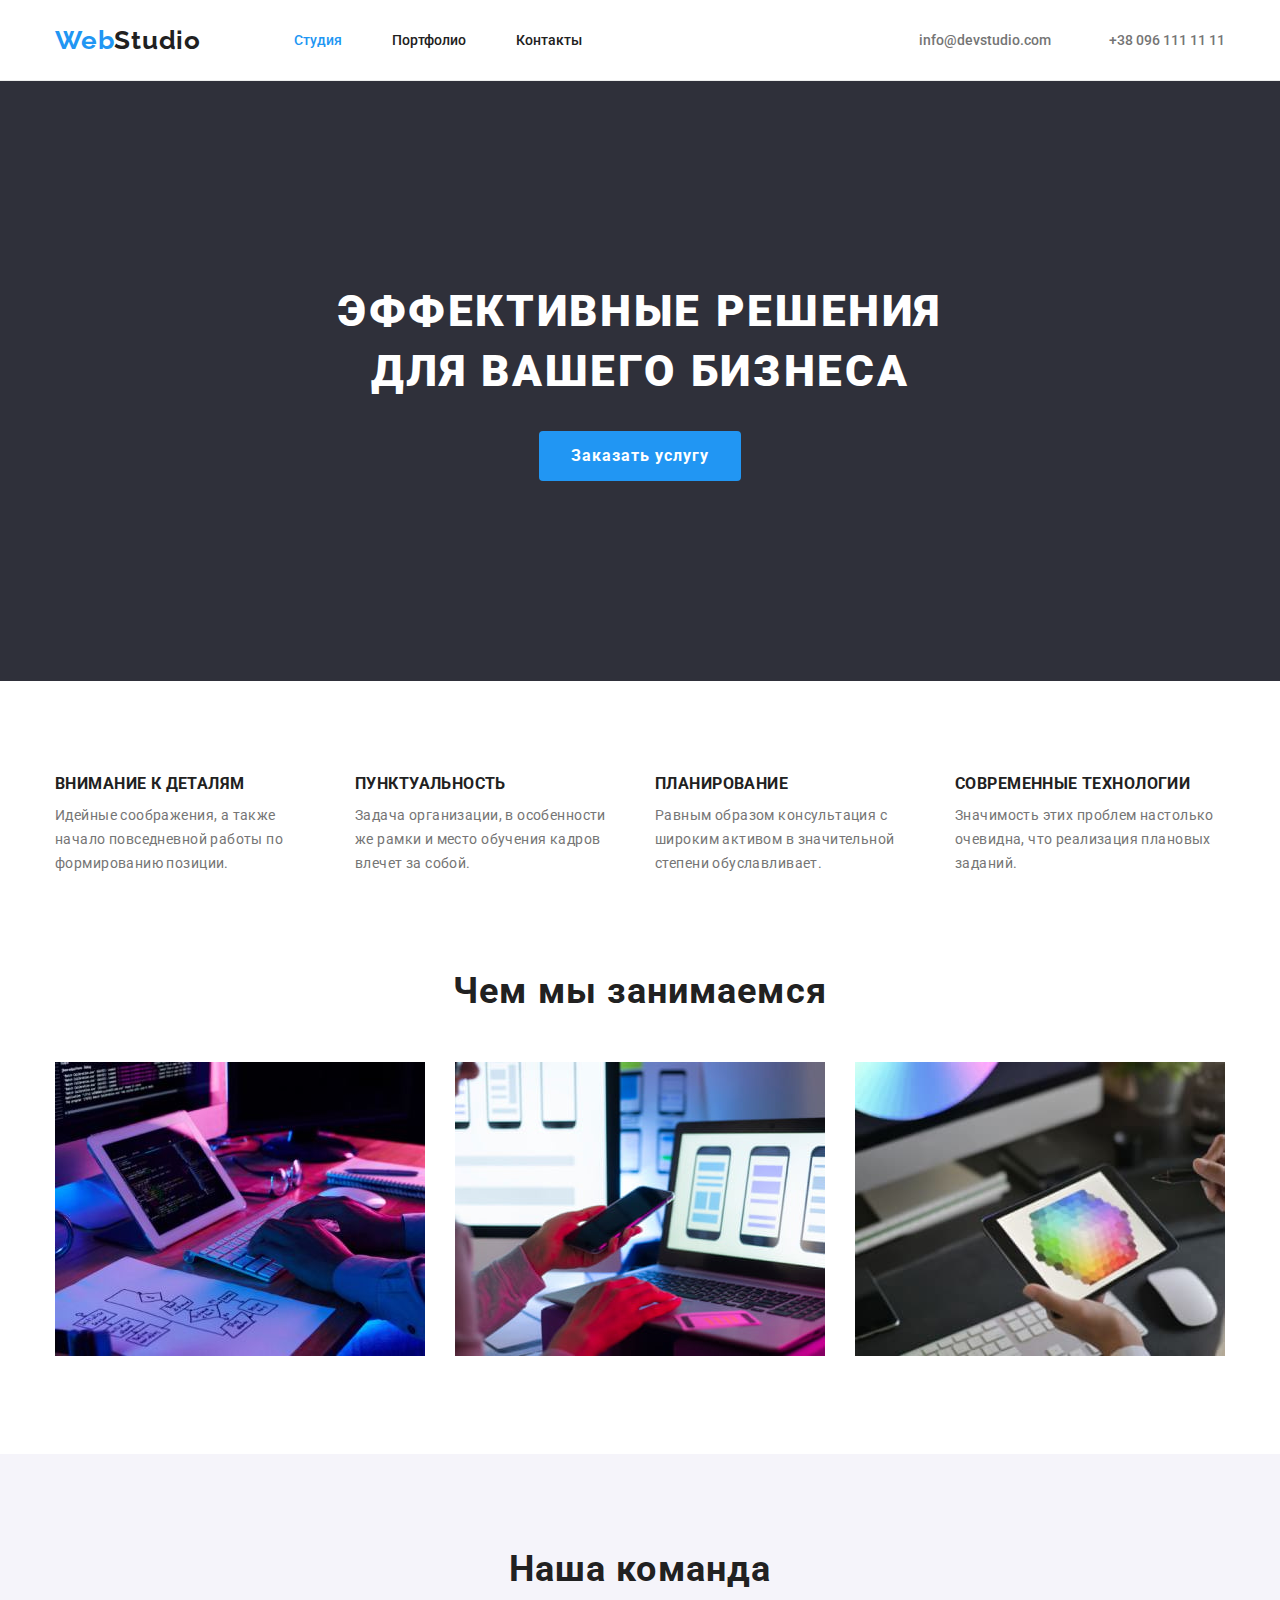
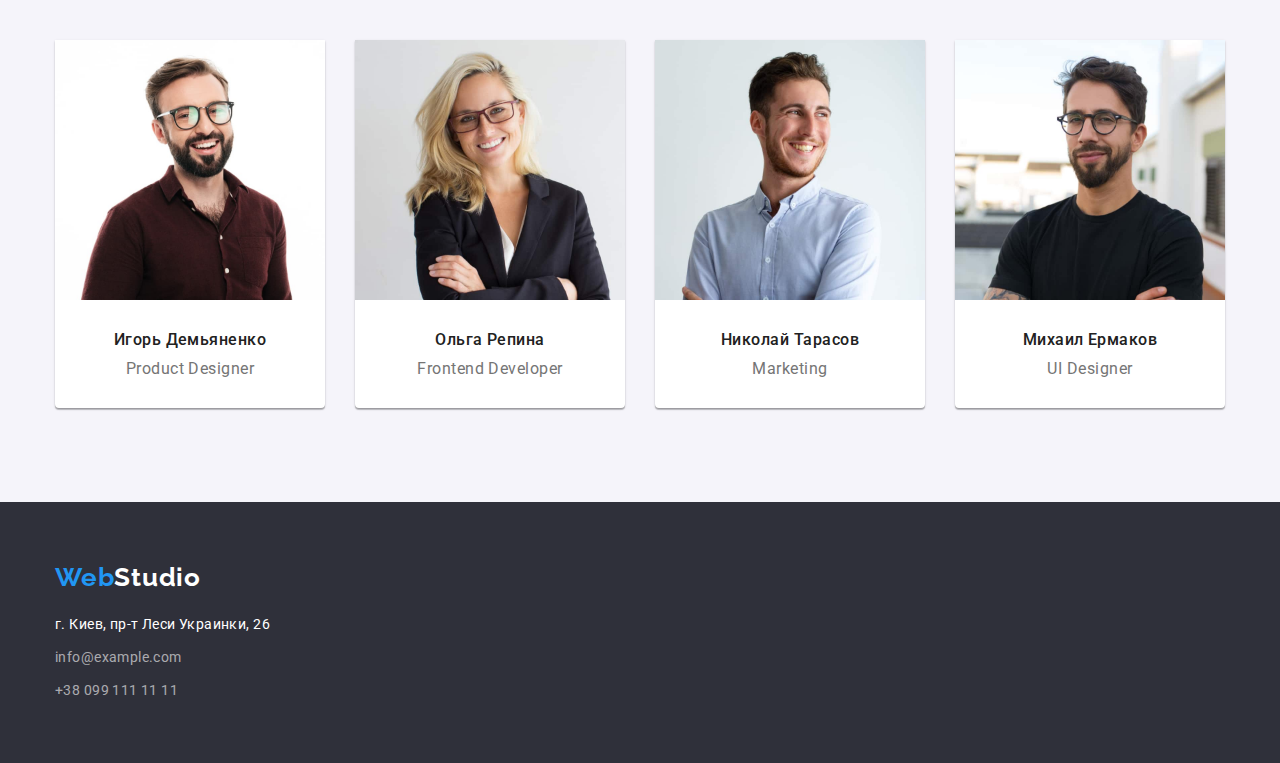
<file: index.html>
<!DOCTYPE html>
<html lang="ru">
  <head>
    <meta charset="UTF-8" />
    <meta http-equiv="X-UA-Compatible" content="IE=edge" />
    <meta name="viewport" content="width=device-width, initial-scale=1.0" />
    <link rel="stylesheet" href="./css/modern-normalize.css" />
    <link rel="preconnect" href="https://fonts.gstatic.com" />
    <link
      href="https://fonts.googleapis.com/css2?family=Raleway:wght@700&family=Roboto:wght@400;500;700;900&display=swap"
      rel="stylesheet"
    />
    <link rel="stylesheet" href="./css/styles.css" />
    <title>Студия</title>
  </head>
  <body>
    <!-- Хедер -->
    <header class="header-section">
      <div class="container header">
        <!-- Лого -->
        <a href="./index.html" class="logo link">
          <span class="blue-logo">Web</span>Studio
        </a>
        <!-- Меню -->
        <nav>
          <ul class="nav-list list">
            <li class="nav-list-item current">
              <a href="./index.html" class="nav-list-link link">Студия</a>
            </li>
            <li class="nav-list-item">
              <a href="./portfolio.html" class="nav-list-link link"
                >Портфолио</a
              >
            </li>
            <li class="nav-list-item">
              <a href="#" class="nav-list-link link">Контакты</a>
            </li>
          </ul>
        </nav>
        <!-- Контакты -->
        <ul class="contacts-list list">
          <li class="contacts-list-item">
            <a href="mailto:info@devstudio.com" class="contacts-list-link link"
              >info@devstudio.com</a
            >
          </li>
          <li class="contacts-list-item">
            <a href="tel:+380961111111" class="contacts-list-link link"
              >+38 096 111 11 11</a
            >
          </li>
        </ul>
      </div>
    </header>
    <main>
      <!-- Герой -->
      <section class="hero-section section">
        <div class="container hero">
          <h1 class="hero-title">Эффективные решения для вашего бизнеса</h1>
          <button type="button" class="order-button">Заказать услугу</button>
        </div>
      </section>
      <!-- Наши преимущества -->
      <section class="benefits-section section">
        <div class="container benefits">
          <h2 class="container-title visually-hidden">Наши преимущества</h2>
          <ul class="benefits-list list">
            <li class="benefits-item">
              <h3 class="benefits-title">Внимание к деталям</h3>
              <p class="benefits-description">
                Идейные соображения, а также начало повседневной работы по
                формированию позиции.
              </p>
            </li>
            <li class="benefits-item">
              <h3 class="benefits-title">Пунктуальность</h3>
              <p class="benefits-description">
                Задача организации, в особенности же рамки и место обучения
                кадров влечет за собой.
              </p>
            </li>
            <li class="benefits-item">
              <h3 class="benefits-title">Планирование</h3>
              <p class="benefits-description">
                Равным образом консультация с широким активом в значительной
                степени обуславливает.
              </p>
            </li>
            <li class="benefits-item">
              <h3 class="benefits-title">Современные технологии</h3>
              <p class="benefits-description">
                Значимость этих проблем настолько очевидна, что реализация
                плановых заданий.
              </p>
            </li>
          </ul>
        </div>
      </section>
      <!-- Чем мы занимаемся -->
      <section class="offers-section section">
        <div class="container offers">
          <h2 class="container-title">Чем мы занимаемся</h2>
          <ul class="offers-list list">
            <li class="offers-item">
              <img
                src="./images/image1.jpg"
                alt="Разработка сайтов"
                width="370"
              />
            </li>
            <li class="offers-item">
              <img
                src="./images/image2.jpg"
                alt="Разработка приложений"
                width="370"
              />
            </li>
            <li class="offers-item">
              <img src="./images/image3.jpg" alt="Брендинг" width="370" />
            </li>
          </ul>
        </div>
      </section>

      <!-- Наша команда -->

      <section class="employee-section section">
        <div class="container employee">
          <h2 class="container-title">Наша команда</h2>
          <ul class="employee-list list">
            <li class="employee-item">
              <img
                src="./images/demyanenko.jpg"
                alt="Игорь Демьяненко"
                width="270"
                class="employee-image"
              />
              <div class="employee-item-text">
                <h3 class="employee-name">Игорь Демьяненко</h3>
                <p class="employee-position">Product Designer</p>
              </div>
            </li>
            <li class="employee-item">
              <img
                src="./images/repina.jpg"
                alt="Ольга Репина"
                width="270"
                class="employee-image"
              />
              <div class="employee-item-text">
                <h3 class="employee-name">Ольга Репина</h3>
                <p class="employee-position">Frontend Developer</p>
              </div>
            </li>
            <li class="employee-item">
              <img
                src="./images/tarasov.jpg"
                alt="Николай Тарасов"
                width="270"
                class="employee-image"
              />
              <div class="employee-item-text">
                <h3 class="employee-name">Николай Тарасов</h3>
                <p class="employee-position">Marketing</p>
              </div>
            </li>
            <li class="employee-item">
              <img
                src="./images/ermakov.jpg"
                alt="Михаил Ермаков"
                width="270"
                class="employee-image"
              />
              <div class="employee-item-text">
                <h3 class="employee-name">Михаил Ермаков</h3>
                <p class="employee-position">UI Designer</p>
              </div>
            </li>
          </ul>
        </div>
      </section>
    </main>
    <!-- Футер -->
    <footer class="footer-section">
      <div class="container footer">
        <!-- Лого -->
        <a href="./index.html" class="logo link"
          ><span class="blue-logo">Web</span>Studio</a
        >
        <!-- Адрес -->
        <address class="address">
          <p class="post-address">г. Киев, пр-т Леси Украинки, 26</p>
          <ul class="address-list list">
            <li class="address-list-item">
              <a href="mailto:info@example.com" class="address-list-link link"
                >info@example.com</a
              >
            </li>
            <li class="address-list-item">
              <a href="tel:+380991111111" class="address-list-link link"
                >+38 099 111 11 11</a
              >
            </li>
          </ul>
        </address>
      </div>
    </footer>
  </body>
</html>
</file>
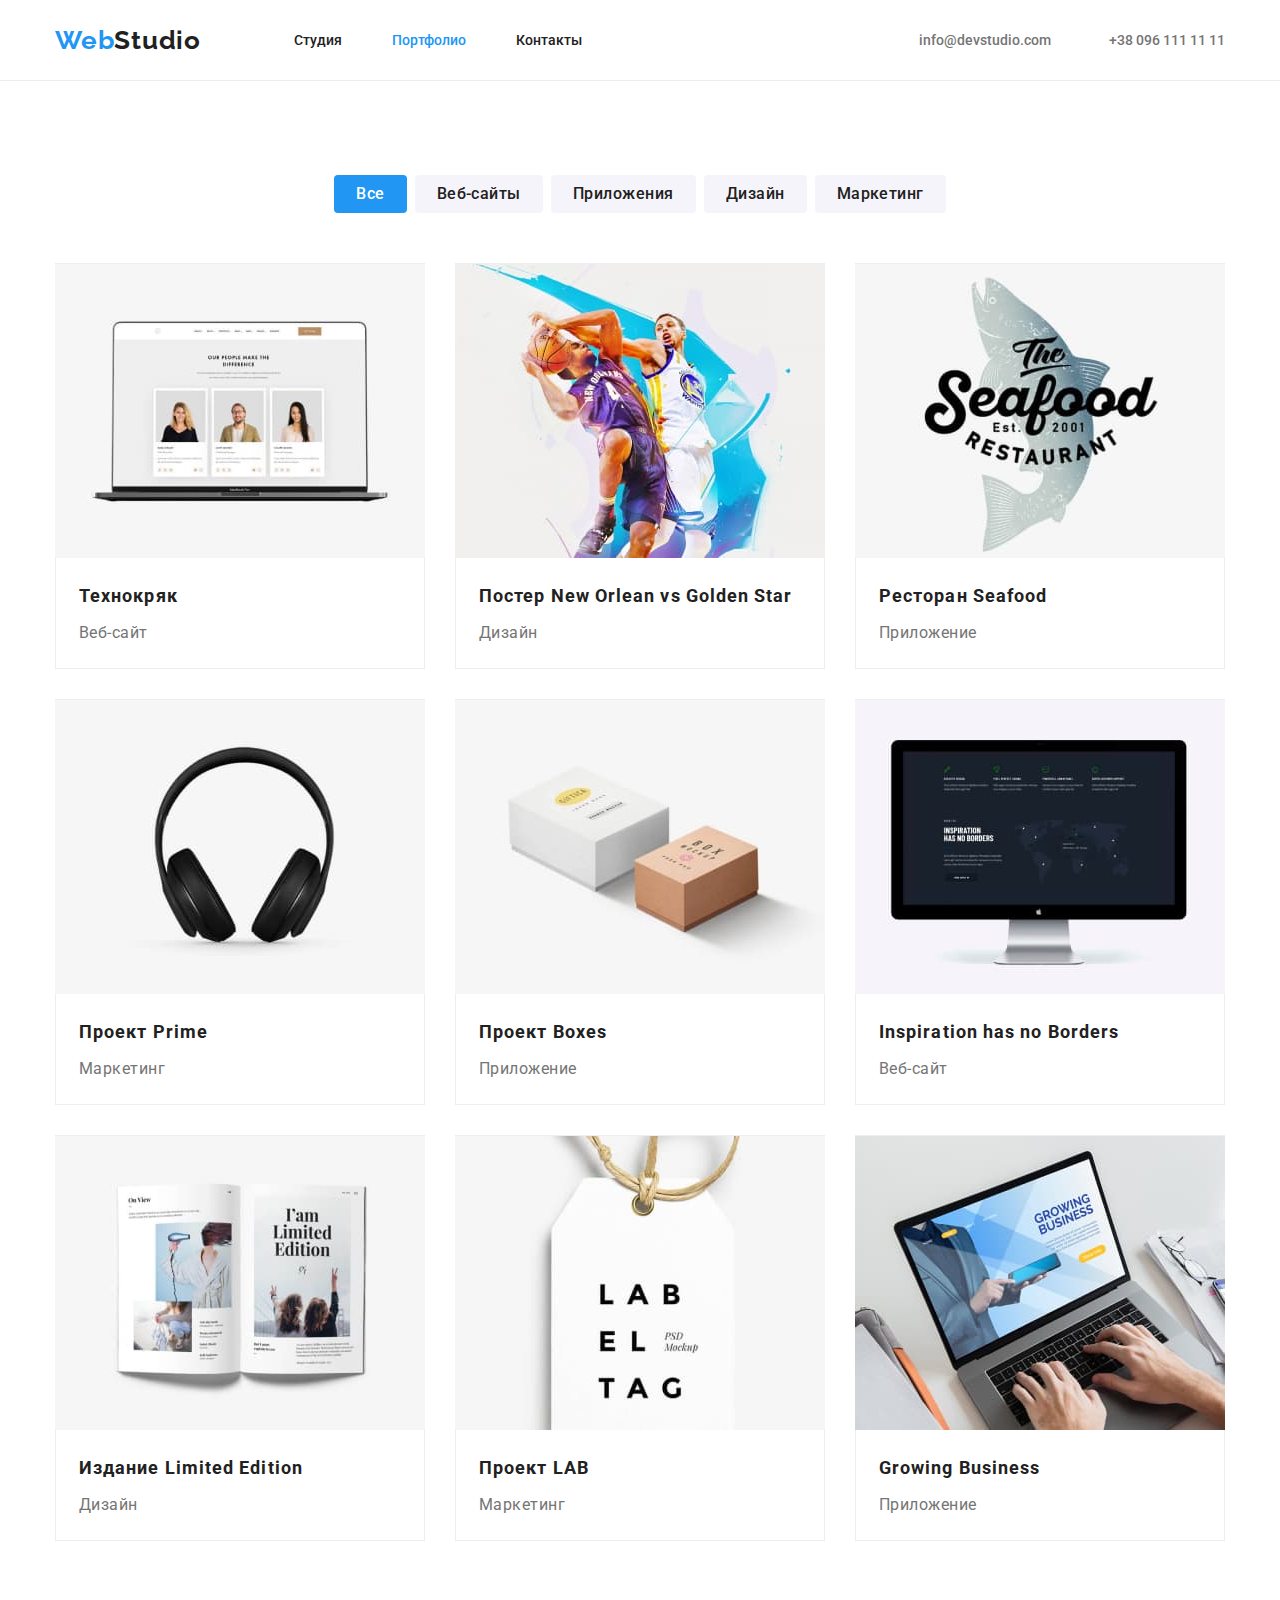
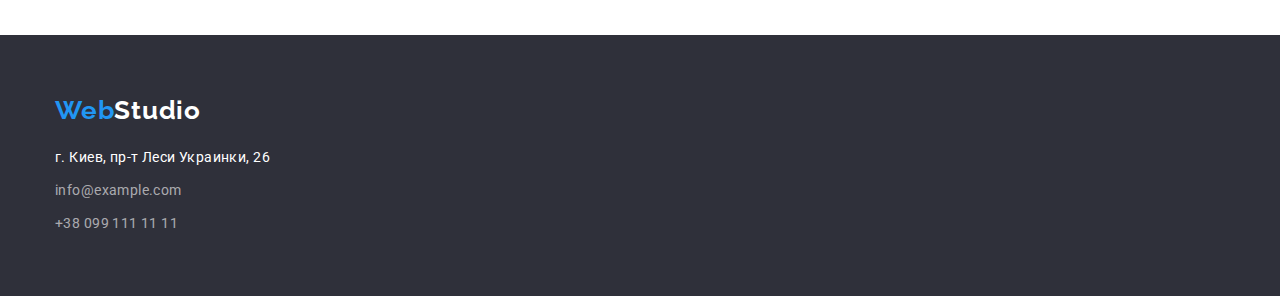
<file: portfolio.html>
<!DOCTYPE html>
<html lang="ru">
  <head>
    <meta charset="UTF-8" />
    <meta http-equiv="X-UA-Compatible" content="IE=edge" />
    <meta name="viewport" content="width=device-width, initial-scale=1.0" />
    <link rel="stylesheet" href="./css/modern-normalize.css" />
    <link rel="preconnect" href="https://fonts.gstatic.com" />
    <link
      href="https://fonts.googleapis.com/css2?family=Raleway:wght@700&family=Roboto:wght@400;500;700;900&display=swap"
      rel="stylesheet"
    />
    <link rel="stylesheet" href="./css/styles.css" />
    <title>Студия</title>
  </head>
  <body>
    <header class="header-section">
      <div class="container header">
        <!-- Лого -->
        <a href="./index.html" class="logo link">
          <span class="blue-logo">Web</span>Studio
        </a>
        <!-- Меню -->
        <nav>
          <ul class="nav-list list">
            <li class="nav-list-item">
              <a href="./index.html" class="nav-list-link link">Студия</a>
            </li>
            <li class="nav-list-item current">
              <a href="./portfolio.html" class="nav-list-link link"
                >Портфолио</a
              >
            </li>
            <li class="nav-list-item">
              <a href="#" class="nav-list-link link">Контакты</a>
            </li>
          </ul>
        </nav>
        <!-- Контакты -->
        <ul class="contacts-list list">
          <li class="contacts-list-item">
            <a href="mailto:info@devstudio.com" class="contacts-list-link link"
              >info@devstudio.com</a
            >
          </li>
          <li class="contacts-list-item">
            <a href="tel:+380961111111" class="contacts-list-link link"
              >+38 096 111 11 11</a
            >
          </li>
        </ul>
      </div>
    </header>
    <main>
      <section class="section">
        <div class="container portfolio">
          <h1 class="visually-hidden">Портфолио</h1>

          <!--Фильтр-->

          <ul class="filter-list list">
            <li class="item">
              <button type="button" class="filter-button all">Все</button>
            </li>
            <li class="item">
              <button type="button" class="filter-button">Веб-сайты</button>
            </li>
            <li class="item">
              <button type="button" class="filter-button">Приложения</button>
            </li>
            <li class="item">
              <button type="button" class="filter-button">Дизайн</button>
            </li>
            <li class="item">
              <button type="button" class="filter-button">Маркетинг</button>
            </li>
          </ul>

          <!-- Примеры работ -->

          <ul class="example-list list">
            <li class="example-item">
              <a href="#" class="link"
                ><img
                  src="./images/portfolio-photo1.jpg"
                  alt="Технокряк"
                  width="370"
                  class="example-image"
                />
                <div class="example-item-text">
                  <h3 class="example-title">Технокряк</h3>
                  <p class="example-type">Веб-сайт</p>
                </div>
              </a>
            </li>
            <li class="example-item">
              <a href="#" class="link"
                ><img
                  src="./images/portfolio-photo2.jpg"
                  alt="Постер Нью Орлеан"
                  width="370"
                  class="example-image"
                />
                <div class="example-item-text">
                  <h3 class="example-title">
                    Постер New Orlean vs Golden Star
                  </h3>
                  <p class="example-type">Дизайн</p>
                </div></a
              >
            </li>
            <li class="example-item">
              <a href="#" class="link"
                ><img
                  src="./images/portfolio-photo3.jpg"
                  alt="Ресторан Сифуд "
                  width="370"
                  class="example-image"
                />
                <div class="example-item-text">
                  <h3 class="example-title">Ресторан Seafood</h3>
                  <p class="example-type">Приложение</p>
                </div></a
              >
            </li>
            <li class="example-item">
              <a href="#" class="link"
                ><img
                  src="./images/portfolio-photo4.jpg"
                  alt="Проэкт Прайм"
                  width="370"
                  class="example-image"
                />
                <div class="example-item-text">
                  <h3 class="example-title">Проект Prime</h3>
                  <p class="example-type">Маркетинг</p>
                </div></a
              >
            </li>
            <li class="example-item">
              <a href="#" class="link"
                ><img
                  src="./images/portfolio-photo5.jpg"
                  alt="Проэкт Боксес"
                  width="370"
                  class="example-image"
                />
                <div class="example-item-text">
                  <h3 class="example-title">Проект Boxes</h3>
                  <p class="example-type">Приложение</p>
                </div></a
              >
            </li>
            <li class="example-item">
              <a href="#" class="link"
                ><img
                  src="./images/portfolio-photo6.jpg"
                  alt="Инспирейшн"
                  width="370"
                  class="example-image"
                />
                <div class="example-item-text">
                  <h3 class="example-title">Inspiration has no Borders</h3>
                  <p class="example-type">Веб-сайт</p>
                </div></a
              >
            </li>
            <li class="example-item">
              <a href="#" class="link"
                ><img
                  src="./images/portfolio-photo7.jpg"
                  alt="Издание Лимитед"
                  width="370"
                  class="example-image"
                />
                <div class="example-item-text">
                  <h3 class="example-title">Издание Limited Edition</h3>
                  <p class="example-type">Дизайн</p>
                </div></a
              >
            </li>
            <li class="example-item">
              <a href="#" class="link"
                ><img
                  src="./images/portfolio-photo8.jpg"
                  alt="Проэкт Лаб"
                  width="370"
                  class="example-image"
                />
                <div class="example-item-text">
                  <h3 class="example-title">Проект LAB</h3>
                  <p class="example-type">Маркетинг</p>
                </div></a
              >
            </li>
            <li class="example-item">
              <a href="#" class="link">
                <img
                  src="./images/portfolio-photo9.jpg"
                  alt="Гровинг Бизнесс "
                  width="370"
                  class="example-image"
                />
                <div class="example-item-text">
                  <h3 class="example-title">Growing Business</h3>
                  <p class="example-type">Приложение</p>
                </div></a
              >
            </li>
          </ul>
        </div>
      </section>
    </main>
    <footer class="footer-section">
      <div class="container footer">
        <!-- Лого -->
        <a href="./index.html" class="logo link"
          ><span class="blue-logo">Web</span>Studio</a
        >
        <!-- Адрес -->
        <address class="address">
          <p class="post-address">г. Киев, пр-т Леси Украинки, 26</p>
          <ul class="address-list list">
            <li class="address-list-item">
              <a href="mailto:info@example.com" class="address-list-link link"
                >info@example.com</a
              >
            </li>
            <li class="address-list-item">
              <a href="tel:+380991111111" class="address-list-link link"
                >+38 099 111 11 11</a
              >
            </li>
          </ul>
        </address>
      </div>
    </footer>
  </body>
</html>
</file>
<file: css/styles.css>
:root {
  --accent-color: #2196f3;
  --primary-text-color: #212121;
  --secondary-text-color: #757575;
  --white-color: #ffffff;
  --bgc-hero: #2f303a;
  --bgc-hero-button-hover: #188ce8;
  --bgc-buttons-section: #f5f4fa;
  --portfolio-buttons-border-color: #eeeeee;
  --header-border-color: #ececec;
}

body {
  font-family: 'Roboto', sans-serif;
  font-style: normal;
  font-weight: 400;
  color: var(--primary-text-color);
}

.list {
  list-style: none;
}

.link {
  color: inherit;
  text-decoration: none;
}
.section {
  padding: 94px 0;
}

.container {
  width: 1200px;
  padding: 0 15px;
  margin: 0 auto;
}

.visually-hidden {
  position: absolute;
  width: 1px;
  height: 1px;
  margin: -1px;
  border: 0;
  padding: 0;

  white-space: nowrap;
  clip-path: inset(100%);
  clip: rect(0 0 0 0);
  overflow: hidden;
}

/* ХЕДЕР */

.header-section {
  background: var(--white-color);
  border-bottom: 1px solid var(--header-border-color);
}

.header {
  display: flex;
  align-items: center;
  flex-direction: row;
}

.logo {
  font-family: 'Raleway', sans-serif;
  font-weight: 700;
  font-size: 26px;
  line-height: 1.192;
  letter-spacing: 0.03em;
  margin-right: 93px;
  padding: 24.625px 0;
}

.blue-logo {
  color: var(--accent-color);
}

.current {
  color: var(--accent-color);
}

.nav-list {
  display: inline-flex;
  width: 294px;
  margin-right: 331px;
}

.contacts-list {
  display: flex;
  width: 307px;
  justify-content: space-between;
}

.nav-list,
.contacts-list {
  font-weight: 500;
  font-size: 14px;
  line-height: 1.143;
}

.nav-list-item,
.contacts-list-item {
  margin-right: 50px;
}

.nav-list-item:last-child,
.contacts-list-item:last-child {
  margin-right: 0px;
}

.contacts-list {
  color: var(--secondary-text-color);
}

.nav-list-link,
.contacts-list-link {
  padding: 32px 0;
}

.nav-list-link:hover,
.nav-list-link:focus,
.contacts-list-link:hover,
.contacts-list-link:focus,
.address-list-link:hover,
.address-list-link:focus {
  color: var(--accent-color);
}
/* ХЕДЕР */

/* -- СТУДИЯ -- */

/* герой */

.hero-section.section {
  padding-top: 200px;
  padding-bottom: 200px;
}

.hero-section,
.footer {
  background-color: var(--bgc-hero);
}
.hero {
  display: flex;
  flex-direction: column;
  align-items: center;
}

.hero-title {
  font-weight: 900;
  font-size: 44px;
  line-height: 1.364;
  text-align: center;
  letter-spacing: 0.06em;
  text-transform: uppercase;
  color: var(--white-color);
  width: 696px;
  margin-top: 0px;
  margin-bottom: 30px;
}

.order-button {
  font-family: inherit;
  font-weight: 700;
  font-size: 16px;
  line-height: 1.875;
  display: flex;
  align-items: center;
  text-align: center;
  letter-spacing: 0.06em;
  color: var(--white-color);
  background: var(--accent-color);
  border-style: none;
  border-radius: 4px;
  cursor: pointer;
  padding: 10px 32px;
}

.order-button:hover {
  background-color: var(--bgc-hero-button-hover);
}

/* герой */

/* наши преимущества */

.benefits-section.section {
  padding-bottom: 47px;
}

.benefits {
  display: flex;
}

.container-title {
  font-weight: 700;
  font-size: 36px;
  line-height: 1.167;
  text-align: center;
  letter-spacing: 0.03em;
  margin-bottom: 50px;
}

.benefits-list {
  font-size: 14px;
  letter-spacing: 0.03em;
  display: flex;
}

.benefits-item {
  width: 270px;
  margin-right: 30px;
}

.benefits-item:last-child {
  margin-right: 0px;
}

.benefits-title {
  font-weight: 700;
  line-height: 1.143;
  text-transform: uppercase;
  margin-bottom: 10px;
}

.benefits-description {
  line-height: 1.714;
  color: var(--secondary-text-color);
}

/* наши преимущества */

/* чем мы занимаемся */

.offers-section.section {
  padding-top: 47px;
}

.offers {
  display: flex;
  flex-direction: column;
  /* padding-bottom: 94px; */
}

.offers-list {
  display: flex;
}

.offers-item {
  margin-right: 30px;
}

.offers-item:last-child {
  margin-right: 0px;
}

/* чем мы занимаемся */

/* наша команда */

.employee-section {
  background-color: var(--bgc-buttons-section);
}

.employee-list {
  display: flex;
}

.employee-item {
  border-radius: 0px 0px 4px 4px;
  background-color: var(--white-color);
  width: 270px;
  margin-right: 30px;
  box-shadow: 0px 1px 3px rgba(0, 0, 0, 0.12), 0px 1px 1px rgba(0, 0, 0, 0.14),
    0px 2px 1px rgba(0, 0, 0, 0.2);
}

.employee-item:last-child {
  margin-right: 0px;
}

.employee-image {
  display: block;
}

.employee-item-text {
  font-size: 16;
  line-height: 1.187;
  text-align: center;
  letter-spacing: 0.03em;
  width: 270px;
  padding-top: 30px;
  padding-bottom: 30px;
  padding-right: auto;
  padding-left: auto;
}

.employee-name {
  font-weight: 500;
  font-size: inherit;
  margin-bottom: 10px;
}

.employee-position {
  color: var(--secondary-text-color);
}
/* наша команда */

/* -- СТУДИЯ -- */

/* ФУТЕР */

.footer-section {
  background-color: var(--bgc-hero);
  padding-top: 60px;
  padding-bottom: 60px;
}

.footer {
  display: flex;
  flex-direction: column;
}

.footer .logo {
  color: var(--white-color);
  margin-bottom: 20px;
  margin-right: 0;
  padding: 0;
}

.address {
  font-style: normal;
  font-size: 14px;
  line-height: 1.714;
  letter-spacing: 0.03em;
}

.post-address {
  color: var(--white-color);
  margin-bottom: 9px;
}

.address-list {
  color: rgba(255, 255, 255, 0.6);
}

.address-list-item:not(:last-child) {
  margin-bottom: 9px;
}

/* ФУТЕР */

/* -- ПОРТФОЛІО -- */

.portfolio {
  display: flex;
  flex-direction: column;
}

.filter-list {
  display: flex;
  justify-content: center;

  margin-bottom: 50px;
}

.filter-button {
  font-weight: 500;
  font-size: 16px;
  line-height: 1.625;
  text-align: center;
  letter-spacing: 0.03em;
  color: inherit;
  border: none;
  background-color: var(--bgc-buttons-section);
  cursor: pointer;
  border-radius: 4px;
  padding: 6px 22px;
}

.filter-list > .item:not(:last-child) {
  margin-right: 8px;
}

.filter-button:hover,
.filter-button:focus,
.filter-button.all {
  color: var(--white-color);
  background-color: var(--accent-color);
}

.example-list {
  display: flex;
  flex-wrap: wrap;
}

.example-item {
  width: 370px;
  display: flex;
  flex-direction: column;
  margin-right: 30px;
  margin-bottom: 30px;
  background: var(--white-color);
  border: 1px solid var(--portfolio-buttons-border-color);
}
.example-item:nth-child(3n + 0) {
  margin-right: 0px;
}

.example-item:nth-child(n + 7) {
  margin-bottom: 0px;
}

.example-item > .link {
  display: flex;
  flex-direction: column;
  justify-content: center;
  align-items: center;
}

.example-image {
  display: block;
}

.example-item-text {
  width: 370px;
  padding: 20px 24px;
}

.example-title {
  font-weight: 700;
  font-size: 18px;
  line-height: 2;
  letter-spacing: 0.06em;
  margin-bottom: 4px;
}

.example-type {
  font-size: 16px;
  line-height: 1.875;
  letter-spacing: 0.03em;
  color: var(--secondary-text-color);
}
/* -- ПОРТФОЛІО -- */
</file>
